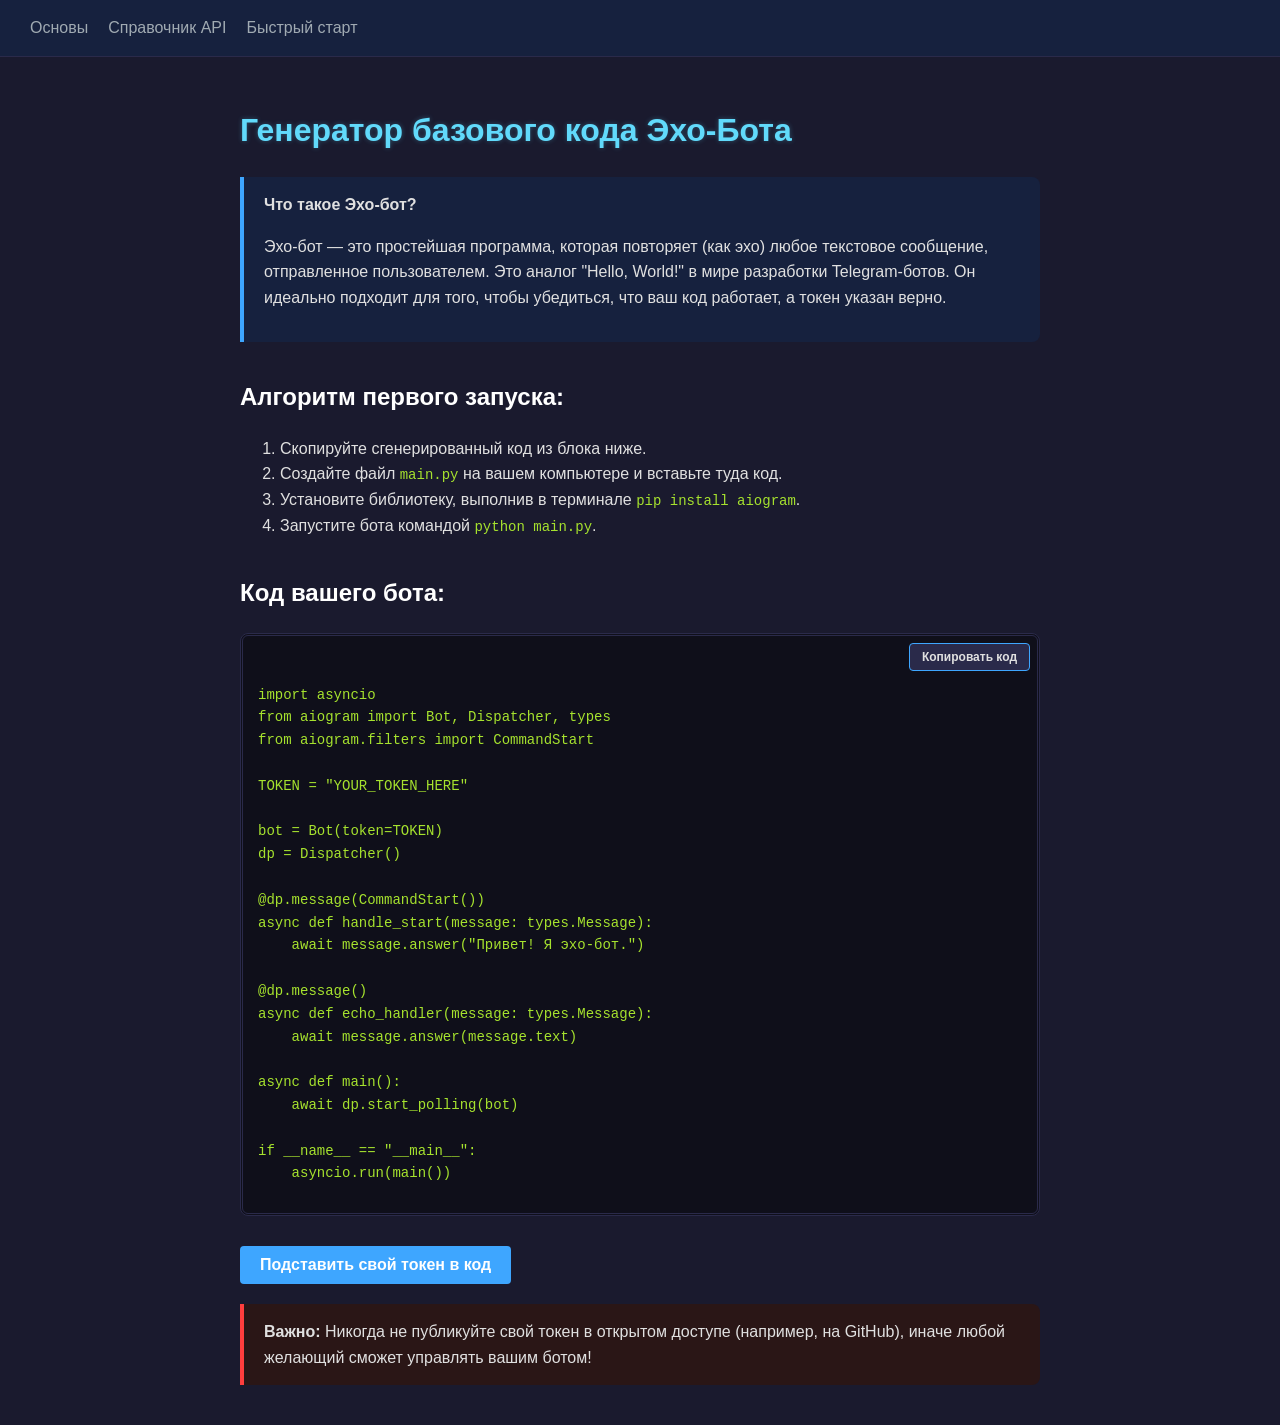
<file: quickstart.html>
<!DOCTYPE html>
<html lang="ru">

<head>
  <meta charset="UTF-8">
  <title>Aiogram: Быстрый старт</title>
  <link rel="stylesheet" href="style.css">
  <script src="script.js" defer></script>

  <style>
    .special-warning {
      background-color: #2a1616;
      border-left: 4px solid #ff3e3e;
      padding: 15px 20px;
      margin: 20px 0;
      border-radius: 0 8px 8px 0;
    }
  </style>
</head>

<body>

  <div class="progress-container">
    <div id="myBar"></div>
  </div>

  <nav>
    <a href="index.html" class="nav-link">Основы</a>
    <a href="reference.html" class="nav-link">Справочник API</a>
    <a href="quickstart.html" class="nav-link">Быстрый старт</a>
  </nav>

  <div class="container">
    <h1 style="color: #61dafb; text-shadow: 0 0 5px rgba(97, 218, 251, 0.3);">Генератор базового кода Эхо-Бота</h1>

    <div class="admonition-info">
      <strong>Что такое Эхо-бот?</strong>
      <p>Эхо-бот — это простейшая программа, которая повторяет (как эхо) любое текстовое сообщение, отправленное
        пользователем. Это аналог "Hello, World!" в мире разработки Telegram-ботов. Он идеально подходит для того, чтобы
        убедиться, что ваш код работает, а токен указан верно.</p>
    </div>

    <h2>Алгоритм первого запуска:</h2>
    <ol style="margin-bottom: 20px;">
      <li>Скопируйте сгенерированный код из блока ниже.</li>
      <li>Создайте файл <code>main.py</code> на вашем компьютере и вставьте туда код.</li>
      <li>Установите библиотеку, выполнив в терминале <code>pip install aiogram</code>.</li>
      <li>Запустите бота командой <code>python main.py</code>.</li>
    </ol>

    <h2>Код вашего бота:</h2>

    <div class="code-block-container">
      <button class="copy-btn" onclick="copyCode()">Копировать код</button>

      <div class="code-block">
        <pre><code id="bot-code">import asyncio
from aiogram import Bot, Dispatcher, types
from aiogram.filters import CommandStart

TOKEN = "YOUR_TOKEN_HERE"

bot = Bot(token=TOKEN)
dp = Dispatcher()

@dp.message(CommandStart())
async def handle_start(message: types.Message):
    await message.answer("Привет! Я эхо-бот.")

@dp.message()
async def echo_handler(message: types.Message):
    await message.answer(message.text)

async def main():
    await dp.start_polling(bot)

if __name__ == "__main__":
    asyncio.run(main())</code></pre>
      </div>
    </div>

    <button id="generate-btn" onclick="insertToken()">Подставить свой токен в код</button>

    <div class="special-warning">
      <strong>Важно:</strong> Никогда не публикуйте свой токен в открытом доступе (например, на GitHub), иначе любой
      желающий сможет управлять вашим ботом!
    </div>

  </div>

  <script>
    window.onscroll = function () { updateProgressBar() };

    function updateProgressBar() {
      var winScroll = document.body.scrollTop || document.documentElement.scrollTop;
      var height = document.documentElement.scrollHeight - document.documentElement.clientHeight;
      var scrolled = (winScroll / height) * 100;
      document.getElementById("myBar").style.width = scrolled + "%";
    }
  </script>

</body>

</html>
</file>
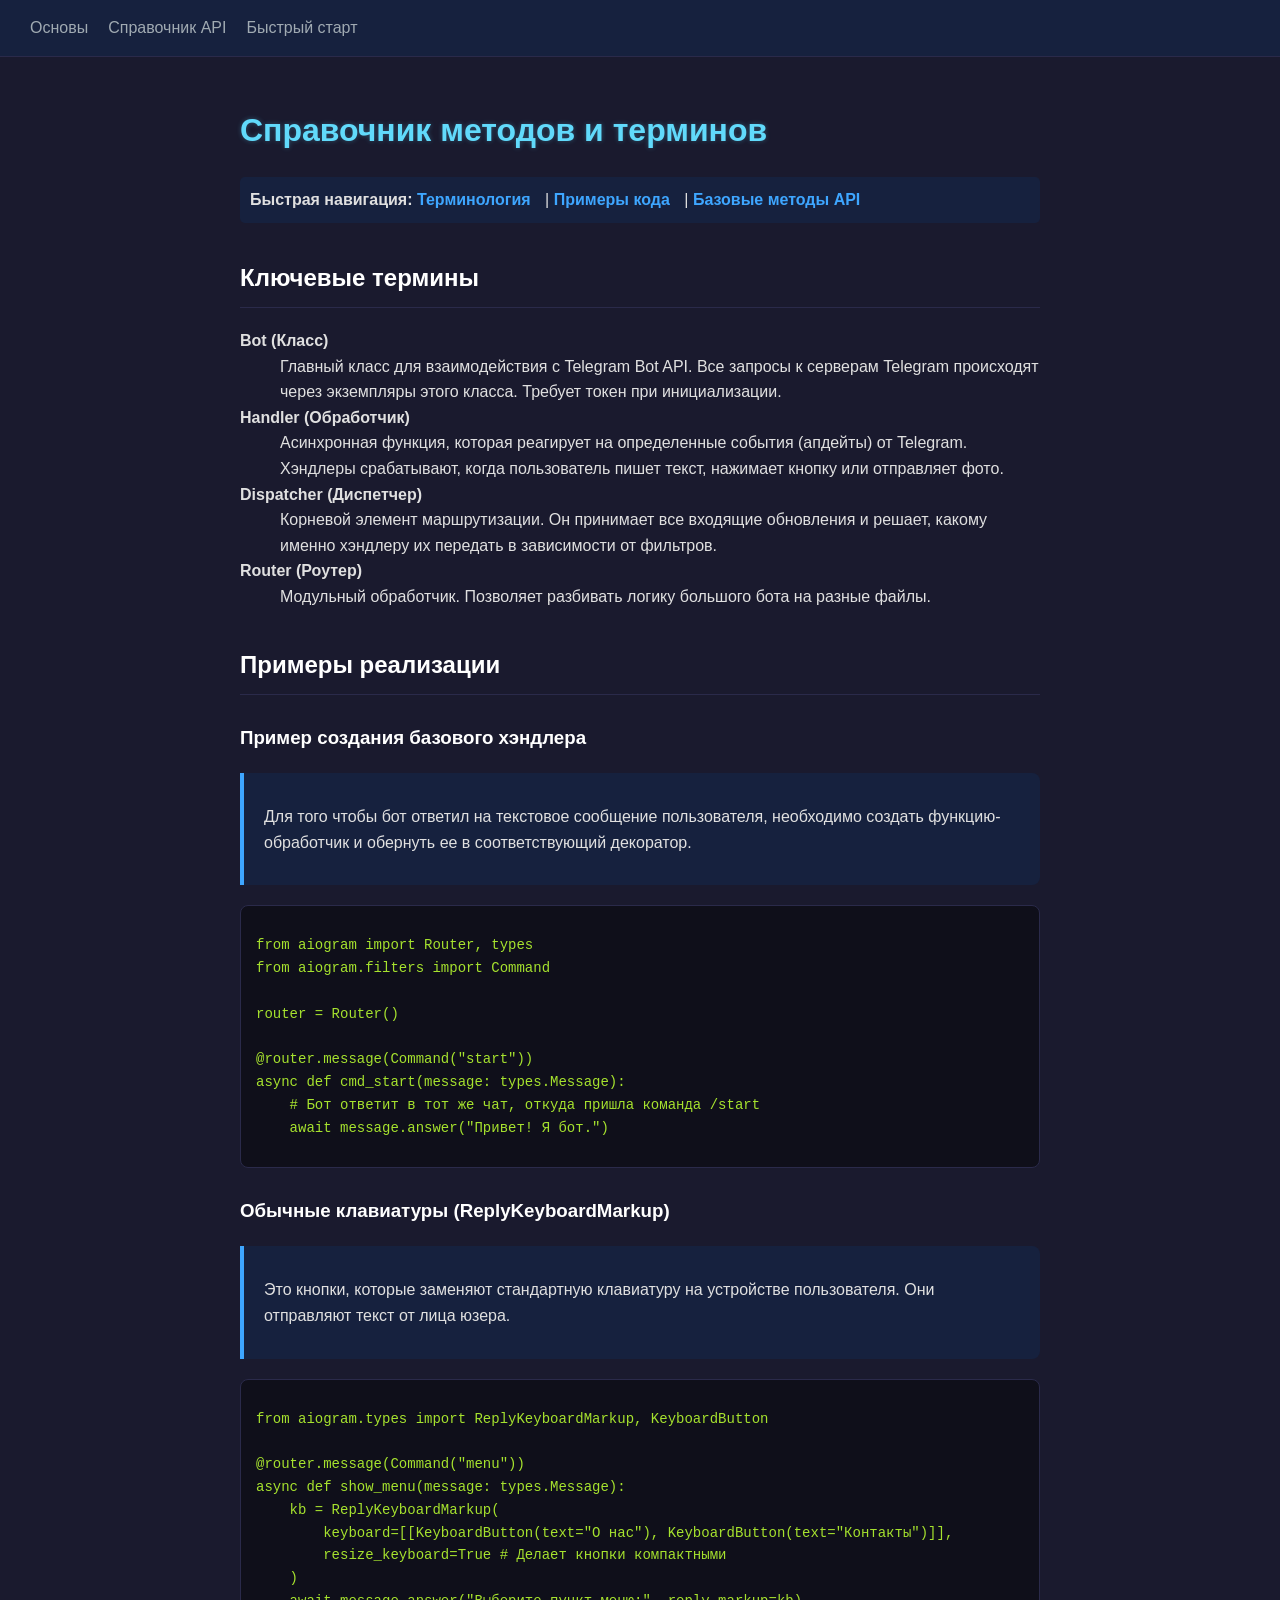
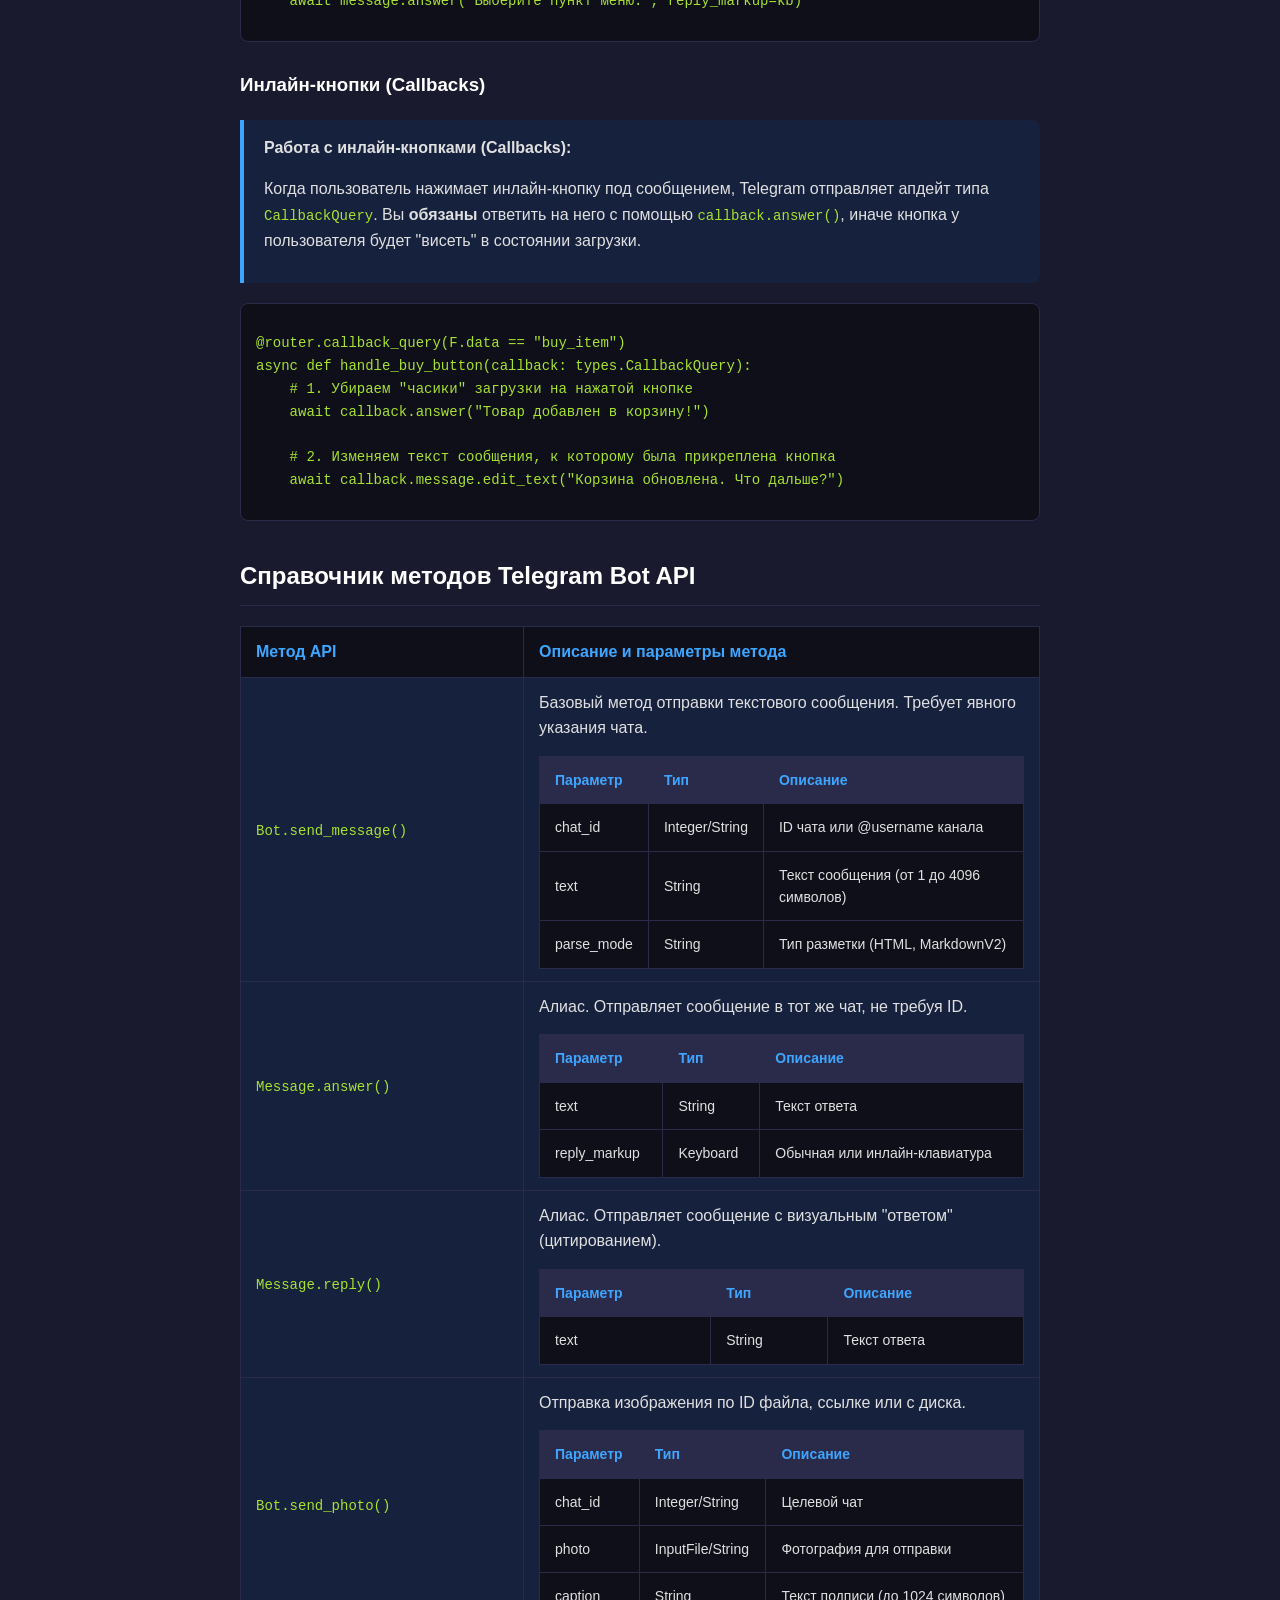
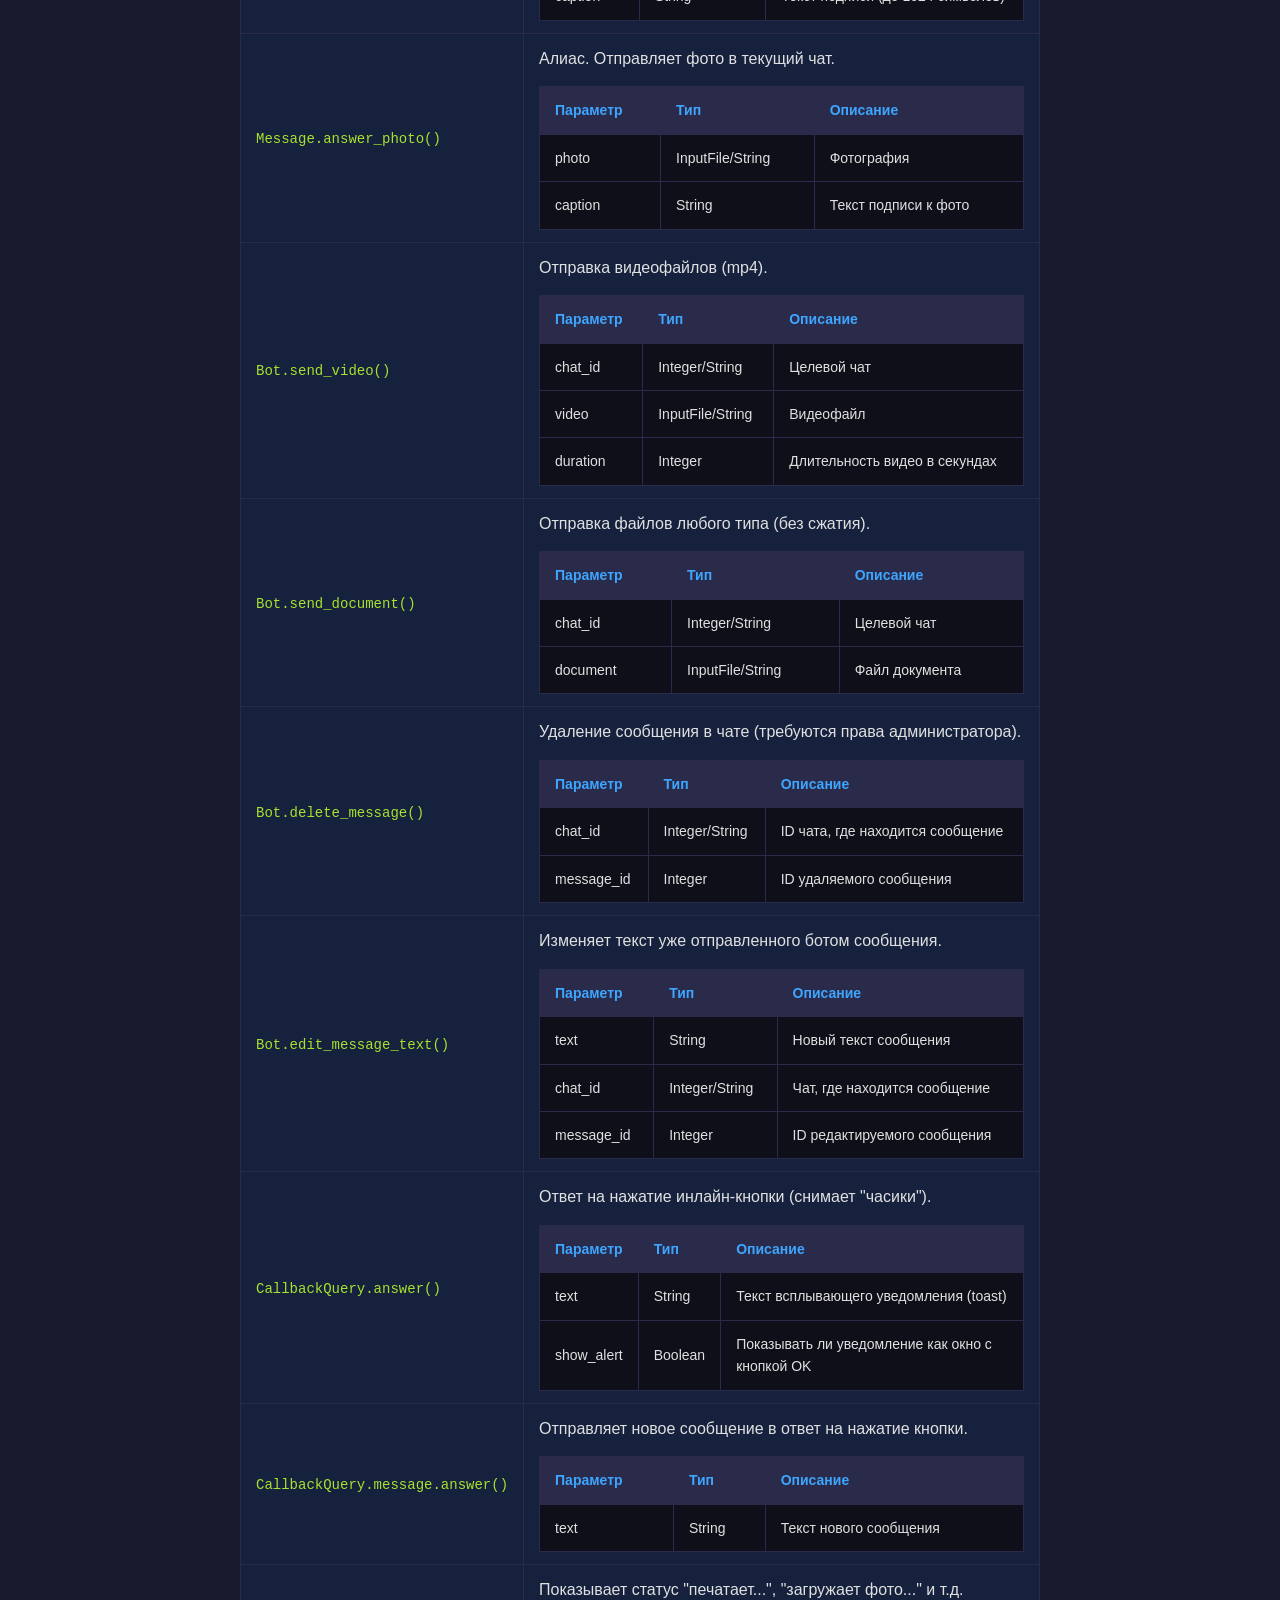
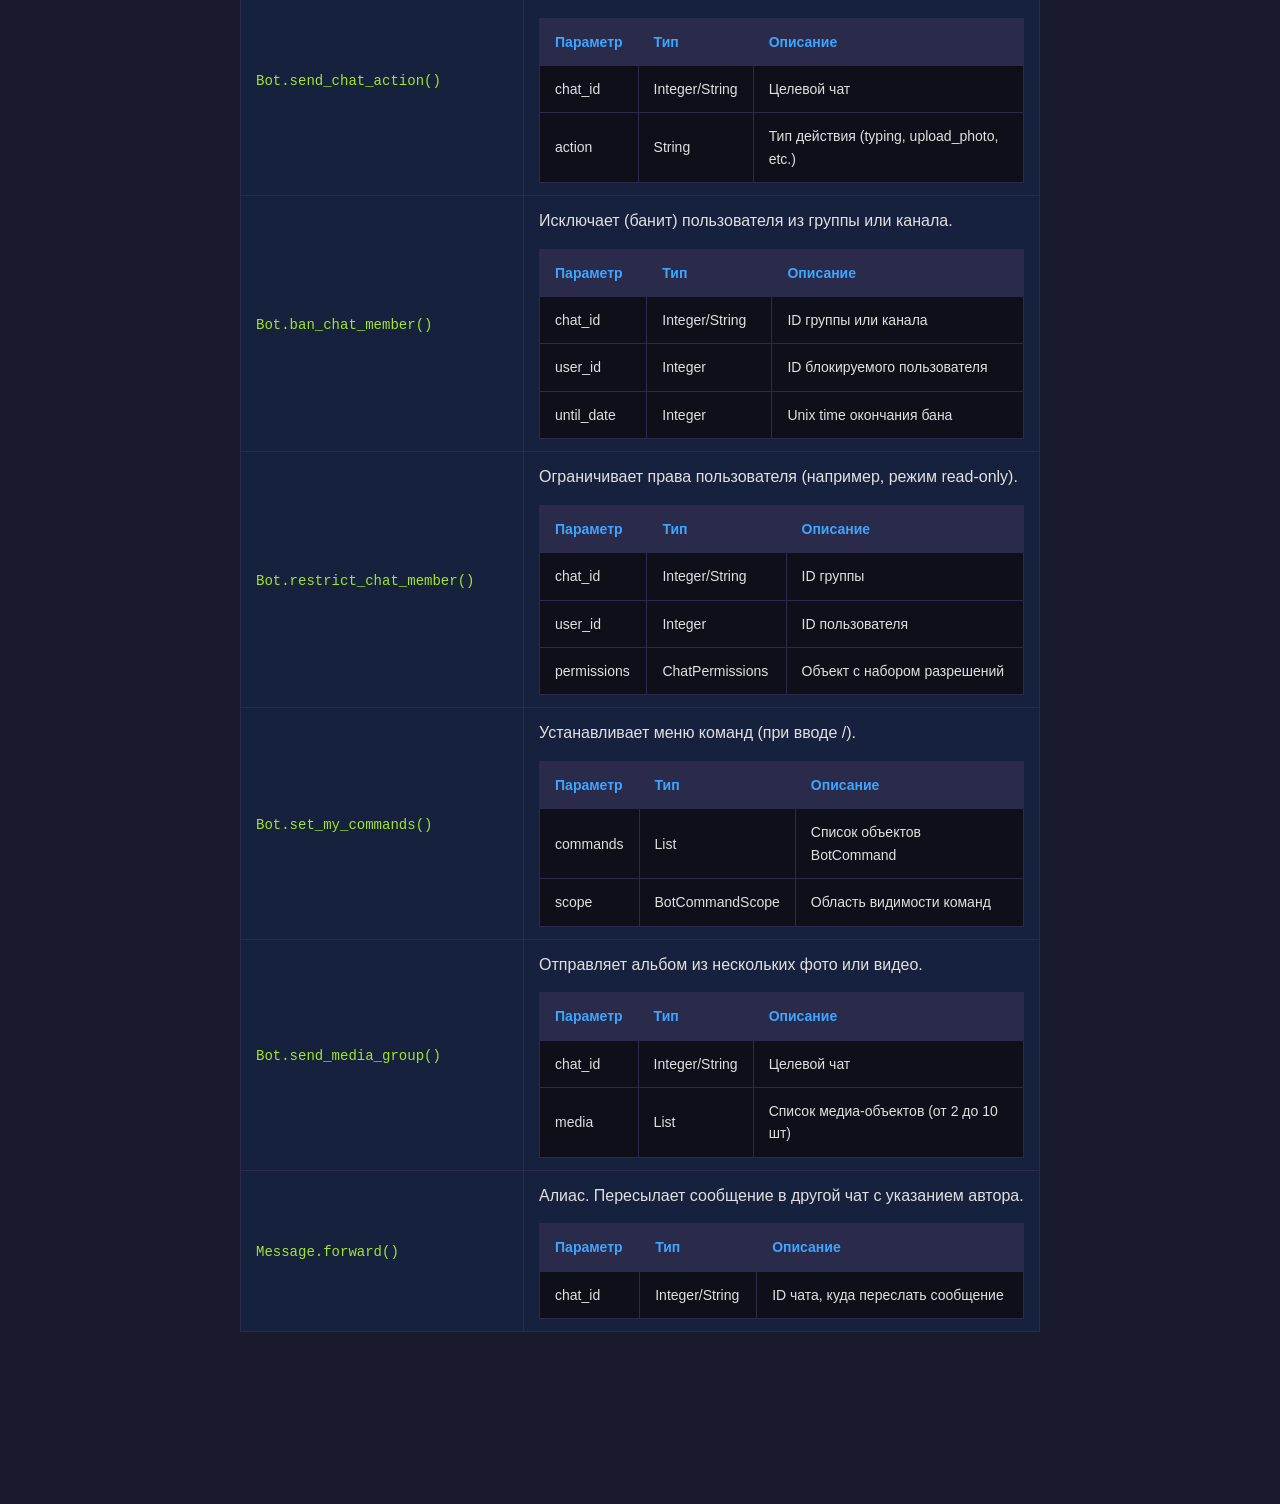
<file: reference.html>
<!DOCTYPE html>
<html lang="ru">

<head>
  <meta charset="UTF-8">
  <title>Aiogram: Справочник API</title>
  <link rel="stylesheet" href="style.css">
</head>

<body>

  <div class="progress-container">
    <div id="myBar"></div>
  </div>

  <nav>
    <a href="index.html" class="nav-link">Основы</a>
    <a href="reference.html" class="nav-link">Справочник API</a>
    <a href="quickstart.html" class="nav-link">Быстрый старт</a>
  </nav>

  <div class="container">
    <h1 style="color: #61dafb; text-shadow: 0 0 5px rgba(97, 218, 251, 0.3);">Справочник методов и терминов</h1>

    <p class="quick-nav-panel">
      <strong>Быстрая навигация:</strong>
      <a href="#terms">Терминология</a> |
      <a href="#examples">Примеры кода</a> |
      <a href="#methods">Базовые методы API</a>
    </p>

    <h2 id="terms" class="section-title">Ключевые термины</h2>
    <dl>
      <dt><strong>Bot (Класс)</strong></dt>
      <dd>Главный класс для взаимодействия с Telegram Bot API. Все запросы к серверам Telegram происходят через
        экземпляры этого класса. Требует токен при инициализации.</dd>

      <dt><strong>Handler (Обработчик)</strong></dt>
      <dd>Асинхронная функция, которая реагирует на определенные события (апдейты) от Telegram. Хэндлеры срабатывают,
        когда пользователь пишет текст, нажимает кнопку или отправляет фото.</dd>

      <dt><strong>Dispatcher (Диспетчер)</strong></dt>
      <dd>Корневой элемент маршрутизации. Он принимает все входящие обновления и решает, какому именно хэндлеру их
        передать в зависимости от фильтров.</dd>

      <dt><strong>Router (Роутер)</strong></dt>
      <dd>Модульный обработчик. Позволяет разбивать логику большого бота на разные файлы.</dd>
    </dl>

    <h2 id="examples" class="section-title">Примеры реализации</h2>
    <div class="text-block">

      <h3>Пример создания базового хэндлера</h3>
      <div class="admonition-info">
        <p>Для того чтобы бот ответил на текстовое сообщение пользователя, необходимо создать функцию-обработчик и
          обернуть ее в соответствующий декоратор.</p>
      </div>
      <div class="code-block">
        <pre><code>from aiogram import Router, types
from aiogram.filters import Command

router = Router()

@router.message(Command("start"))
async def cmd_start(message: types.Message):
    # Бот ответит в тот же чат, откуда пришла команда /start
    await message.answer("Привет! Я бот.")</code></pre>
      </div>

      <h3>Обычные клавиатуры (ReplyKeyboardMarkup)</h3>
      <div class="admonition-info">
        <p>Это кнопки, которые заменяют стандартную клавиатуру на устройстве пользователя. Они отправляют текст от лица
          юзера.</p>
      </div>
      <div class="code-block">
        <pre><code>from aiogram.types import ReplyKeyboardMarkup, KeyboardButton

@router.message(Command("menu"))
async def show_menu(message: types.Message):
    kb = ReplyKeyboardMarkup(
        keyboard=[[KeyboardButton(text="О нас"), KeyboardButton(text="Контакты")]],
        resize_keyboard=True # Делает кнопки компактными
    )
    await message.answer("Выберите пункт меню:", reply_markup=kb)</code></pre>
      </div>

      <h3>Инлайн-кнопки (Callbacks)</h3>
      <div class="admonition-info">
        <strong>Работа с инлайн-кнопками (Callbacks):</strong>
        <p>Когда пользователь нажимает инлайн-кнопку под сообщением, Telegram отправляет апдейт типа
          <code>CallbackQuery</code>. Вы <strong>обязаны</strong> ответить на него с помощью
          <code>callback.answer()</code>, иначе кнопка у пользователя будет "висеть" в состоянии загрузки.
        </p>
      </div>
      <div class="code-block">
        <pre><code>@router.callback_query(F.data == "buy_item")
async def handle_buy_button(callback: types.CallbackQuery):
    # 1. Убираем "часики" загрузки на нажатой кнопке
    await callback.answer("Товар добавлен в корзину!")
    
    # 2. Изменяем текст сообщения, к которому была прикреплена кнопка
    await callback.message.edit_text("Корзина обновлена. Что дальше?")</code></pre>
      </div>
    </div>

    <h2 id="methods" class="section-title">Справочник методов Telegram Bot API
    </h2>
    <table>
      <tr>
        <th>Метод API</th>
        <th>Описание и параметры метода</th>
      </tr>
      <tr>
        <td><code>Bot.send_message()</code></td>
        <td>
          Базовый метод отправки текстового сообщения. Требует явного указания чата.
          <table class="nested-table">
            <tr>
              <th>Параметр</th>
              <th>Тип</th>
              <th>Описание</th>
            </tr>
            <tr>
              <td>chat_id</td>
              <td>Integer/String</td>
              <td>ID чата или @username канала</td>
            </tr>
            <tr>
              <td>text</td>
              <td>String</td>
              <td>Текст сообщения (от 1 до 4096 символов)</td>
            </tr>
            <tr>
              <td>parse_mode</td>
              <td>String</td>
              <td>Тип разметки (HTML, MarkdownV2)</td>
            </tr>
          </table>
        </td>
      </tr>
      <tr>
        <td><code>Message.answer()</code></td>
        <td>
          Алиас. Отправляет сообщение в тот же чат, не требуя ID.
          <table class="nested-table">
            <tr>
              <th>Параметр</th>
              <th>Тип</th>
              <th>Описание</th>
            </tr>
            <tr>
              <td>text</td>
              <td>String</td>
              <td>Текст ответа</td>
            </tr>
            <tr>
              <td>reply_markup</td>
              <td>Keyboard</td>
              <td>Обычная или инлайн-клавиатура</td>
            </tr>
          </table>
        </td>
      </tr>
      <tr>
        <td><code>Message.reply()</code></td>
        <td>
          Алиас. Отправляет сообщение с визуальным "ответом" (цитированием).
          <table class="nested-table">
            <tr>
              <th>Параметр</th>
              <th>Тип</th>
              <th>Описание</th>
            </tr>
            <tr>
              <td>text</td>
              <td>String</td>
              <td>Текст ответа</td>
            </tr>
          </table>
        </td>
      </tr>
      <tr>
        <td><code>Bot.send_photo()</code></td>
        <td>
          Отправка изображения по ID файла, ссылке или с диска.
          <table class="nested-table">
            <tr>
              <th>Параметр</th>
              <th>Тип</th>
              <th>Описание</th>
            </tr>
            <tr>
              <td>chat_id</td>
              <td>Integer/String</td>
              <td>Целевой чат</td>
            </tr>
            <tr>
              <td>photo</td>
              <td>InputFile/String</td>
              <td>Фотография для отправки</td>
            </tr>
            <tr>
              <td>caption</td>
              <td>String</td>
              <td>Текст подписи (до 1024 символов)</td>
            </tr>
          </table>
        </td>
      </tr>
      <tr>
        <td><code>Message.answer_photo()</code></td>
        <td>
          Алиас. Отправляет фото в текущий чат.
          <table class="nested-table">
            <tr>
              <th>Параметр</th>
              <th>Тип</th>
              <th>Описание</th>
            </tr>
            <tr>
              <td>photo</td>
              <td>InputFile/String</td>
              <td>Фотография</td>
            </tr>
            <tr>
              <td>caption</td>
              <td>String</td>
              <td>Текст подписи к фото</td>
            </tr>
          </table>
        </td>
      </tr>
      <tr>
        <td><code>Bot.send_video()</code></td>
        <td>
          Отправка видеофайлов (mp4).
          <table class="nested-table">
            <tr>
              <th>Параметр</th>
              <th>Тип</th>
              <th>Описание</th>
            </tr>
            <tr>
              <td>chat_id</td>
              <td>Integer/String</td>
              <td>Целевой чат</td>
            </tr>
            <tr>
              <td>video</td>
              <td>InputFile/String</td>
              <td>Видеофайл</td>
            </tr>
            <tr>
              <td>duration</td>
              <td>Integer</td>
              <td>Длительность видео в секундах</td>
            </tr>
          </table>
        </td>
      </tr>
      <tr>
        <td><code>Bot.send_document()</code></td>
        <td>
          Отправка файлов любого типа (без сжатия).
          <table class="nested-table">
            <tr>
              <th>Параметр</th>
              <th>Тип</th>
              <th>Описание</th>
            </tr>
            <tr>
              <td>chat_id</td>
              <td>Integer/String</td>
              <td>Целевой чат</td>
            </tr>
            <tr>
              <td>document</td>
              <td>InputFile/String</td>
              <td>Файл документа</td>
            </tr>
          </table>
        </td>
      </tr>
      <tr>
        <td><code>Bot.delete_message()</code></td>
        <td>
          Удаление сообщения в чате (требуются права администратора).
          <table class="nested-table">
            <tr>
              <th>Параметр</th>
              <th>Тип</th>
              <th>Описание</th>
            </tr>
            <tr>
              <td>chat_id</td>
              <td>Integer/String</td>
              <td>ID чата, где находится сообщение</td>
            </tr>
            <tr>
              <td>message_id</td>
              <td>Integer</td>
              <td>ID удаляемого сообщения</td>
            </tr>
          </table>
        </td>
      </tr>
      <tr>
        <td><code>Bot.edit_message_text()</code></td>
        <td>
          Изменяет текст уже отправленного ботом сообщения.
          <table class="nested-table">
            <tr>
              <th>Параметр</th>
              <th>Тип</th>
              <th>Описание</th>
            </tr>
            <tr>
              <td>text</td>
              <td>String</td>
              <td>Новый текст сообщения</td>
            </tr>
            <tr>
              <td>chat_id</td>
              <td>Integer/String</td>
              <td>Чат, где находится сообщение</td>
            </tr>
            <tr>
              <td>message_id</td>
              <td>Integer</td>
              <td>ID редактируемого сообщения</td>
            </tr>
          </table>
        </td>
      </tr>
      <tr>
        <td><code>CallbackQuery.answer()</code></td>
        <td>
          Ответ на нажатие инлайн-кнопки (снимает "часики").
          <table class="nested-table">
            <tr>
              <th>Параметр</th>
              <th>Тип</th>
              <th>Описание</th>
            </tr>
            <tr>
              <td>text</td>
              <td>String</td>
              <td>Текст всплывающего уведомления (toast)</td>
            </tr>
            <tr>
              <td>show_alert</td>
              <td>Boolean</td>
              <td>Показывать ли уведомление как окно с кнопкой OK</td>
            </tr>
          </table>
        </td>
      </tr>
      <tr>
        <td><code>CallbackQuery.message.answer()</code></td>
        <td>
          Отправляет новое сообщение в ответ на нажатие кнопки.
          <table class="nested-table">
            <tr>
              <th>Параметр</th>
              <th>Тип</th>
              <th>Описание</th>
            </tr>
            <tr>
              <td>text</td>
              <td>String</td>
              <td>Текст нового сообщения</td>
            </tr>
          </table>
        </td>
      </tr>
      <tr>
        <td><code>Bot.send_chat_action()</code></td>
        <td>
          Показывает статус "печатает...", "загружает фото..." и т.д.
          <table class="nested-table">
            <tr>
              <th>Параметр</th>
              <th>Тип</th>
              <th>Описание</th>
            </tr>
            <tr>
              <td>chat_id</td>
              <td>Integer/String</td>
              <td>Целевой чат</td>
            </tr>
            <tr>
              <td>action</td>
              <td>String</td>
              <td>Тип действия (typing, upload_photo, etc.)</td>
            </tr>
          </table>
        </td>
      </tr>
      <tr>
        <td><code>Bot.ban_chat_member()</code></td>
        <td>
          Исключает (банит) пользователя из группы или канала.
          <table class="nested-table">
            <tr>
              <th>Параметр</th>
              <th>Тип</th>
              <th>Описание</th>
            </tr>
            <tr>
              <td>chat_id</td>
              <td>Integer/String</td>
              <td>ID группы или канала</td>
            </tr>
            <tr>
              <td>user_id</td>
              <td>Integer</td>
              <td>ID блокируемого пользователя</td>
            </tr>
            <tr>
              <td>until_date</td>
              <td>Integer</td>
              <td>Unix time окончания бана</td>
            </tr>
          </table>
        </td>
      </tr>
      <tr>
        <td><code>Bot.restrict_chat_member()</code></td>
        <td>
          Ограничивает права пользователя (например, режим read-only).
          <table class="nested-table">
            <tr>
              <th>Параметр</th>
              <th>Тип</th>
              <th>Описание</th>
            </tr>
            <tr>
              <td>chat_id</td>
              <td>Integer/String</td>
              <td>ID группы</td>
            </tr>
            <tr>
              <td>user_id</td>
              <td>Integer</td>
              <td>ID пользователя</td>
            </tr>
            <tr>
              <td>permissions</td>
              <td>ChatPermissions</td>
              <td>Объект с набором разрешений</td>
            </tr>
          </table>
        </td>
      </tr>
      <tr>
        <td><code>Bot.set_my_commands()</code></td>
        <td>
          Устанавливает меню команд (при вводе /).
          <table class="nested-table">
            <tr>
              <th>Параметр</th>
              <th>Тип</th>
              <th>Описание</th>
            </tr>
            <tr>
              <td>commands</td>
              <td>List</td>
              <td>Список объектов BotCommand</td>
            </tr>
            <tr>
              <td>scope</td>
              <td>BotCommandScope</td>
              <td>Область видимости команд</td>
            </tr>
          </table>
        </td>
      </tr>
      <tr>
        <td><code>Bot.send_media_group()</code></td>
        <td>
          Отправляет альбом из нескольких фото или видео.
          <table class="nested-table">
            <tr>
              <th>Параметр</th>
              <th>Тип</th>
              <th>Описание</th>
            </tr>
            <tr>
              <td>chat_id</td>
              <td>Integer/String</td>
              <td>Целевой чат</td>
            </tr>
            <tr>
              <td>media</td>
              <td>List</td>
              <td>Список медиа-объектов (от 2 до 10 шт)</td>
            </tr>
          </table>
        </td>
      </tr>
      <tr>
        <td><code>Message.forward()</code></td>
        <td>
          Алиас. Пересылает сообщение в другой чат с указанием автора.
          <table class="nested-table">
            <tr>
              <th>Параметр</th>
              <th>Тип</th>
              <th>Описание</th>
            </tr>
            <tr>
              <td>chat_id</td>
              <td>Integer/String</td>
              <td>ID чата, куда переслать сообщение</td>
            </tr>
          </table>
        </td>
      </tr>
    </table>

    <p class="bottom-spacer"><br><br><br></p>
  </div>

  <script>
    window.onscroll = function () { updateProgressBar() };

    function updateProgressBar() {
      var winScroll = document.body.scrollTop || document.documentElement.scrollTop;
      var height = document.documentElement.scrollHeight - document.documentElement.clientHeight;
      var scrolled = (winScroll / height) * 100;
      document.getElementById("myBar").style.width = scrolled + "%";
    }
  </script>

</body>

</html>
</file>
<file: style.css>
body {
  font-family: -apple-system, BlinkMacSystemFont, "Segoe UI", Roboto, Helvetica, Arial, sans-serif;
  background-color: #1a1a2e;
  color: #e0e0e0;
  margin: 0;
  padding: 0;
  line-height: 1.6;
}

h1,
h2,
h3 {
  color: #ffffff;
  font-weight: 600;
  margin-top: 1.5em;
}

.section-title {
  border-bottom: 1px solid #2a2a4a;
  padding-bottom: 10px;
}


nav {
  background-color: #16213e;
  padding: 15px 30px;
  position: sticky;
  top: 0;
  z-index: 100;
  border-bottom: 1px solid #2a2a4a;
  display: flex;
  gap: 20px;
}

.nav-link {
  color: #a0aab2;
  text-decoration: none;
  font-size: 16px;
  font-weight: 500;
  transition: color 0.2s ease-in-out;
}

.nav-link:hover {
  color: #3ea6ff;
}


.container {
  max-width: 800px;
  margin: 40px auto;
  padding: 0 20px;
}


.text-block {
  margin-bottom: 20px;
  text-align: left;
}

.text-block p {
  margin-bottom: 15px;
  line-height: 1.6;
}

.text-center {
  text-align: center;
}

.bottom-spacer {
  margin-top: 30px;
}

.quick-nav-panel {
  background-color: #16213e;
  padding: 10px;
  border-radius: 5px;
}

.quick-nav-panel a {
  color: #3ea6ff;
  text-decoration: none;
  font-weight: bold;
}

.quick-nav-panel a:not(:last-child) {
  margin-right: 10px;
}

.highlight-box {
  border-left: 4px solid #3ea6ff;
  background-color: #16213e;
  padding: 15px;
  margin: 20px 0;
  border-radius: 0 8px 8px 0;
}

.admonition-info {
  background-color: #16213e;
  border-left: 4px solid #3ea6ff;
  padding: 15px 20px;
  margin: 20px 0;
  border-radius: 0 8px 8px 0;
}

.code-block-container {
  position: relative;
  margin: 15px 0;
}

.code-block {
  background-color: #0f0f1a;
  padding: 15px;
  border-radius: 8px;
  border: 1px solid #2a2a4a;
  margin: 15px 0;
  overflow-x: auto;
}

.code-block-container .code-block {
  padding-top: 35px;
  border: 3px double #2a2a4a;
  margin: 0;
}

code {
  font-family: "Fira Code", Consolas, monospace;
  color: #a6e22e;
  font-size: 14px;
}

.copy-btn {
  position: absolute;
  top: 10px;
  right: 10px;
  background-color: #2a2a4a;
  color: #e0e0e0;
  border: 1px solid #3ea6ff;
  padding: 6px 12px;
  border-radius: 4px;
  cursor: pointer;
  font-size: 12px;
  font-weight: bold;
  transition: all 0.2s ease-in-out;
}

.copy-btn:hover {
  background-color: #3ea6ff;
  color: #0f0f1a;
}

table {
  width: 100%;
  border-collapse: collapse;
  margin-top: 20px;
  background-color: #16213e;
}

table,
th,
td {
  border: 1px solid #2a2a4a;
}

th,
td {
  padding: 12px 15px;
  text-align: left;
}

th {
  background-color: #0f0f1a;
  color: #3ea6ff;
}

.nested-table {
  margin-top: 15px;
  font-size: 14px;
  background-color: #0f0f1a;
  width: 100%;
}

.nested-table th {
  background-color: #2a2a4a;
}

#generate-btn {
  background-color: #3ea6ff;
  color: #ffffff;
  border: none;
  padding: 10px 20px;
  font-size: 16px;
  cursor: pointer;
  border-radius: 4px;
  margin-top: 15px;
  font-weight: bold;
  transition: background-color 0.2s;
}

#generate-btn:hover {
  background-color: #2b8ce0;
}

.progress-container {
  width: 100%;
  height: 4px;
  background: transparent;
  position: fixed;
  top: 0;
  z-index: 1000;
}

#myBar {
  height: 4px;
  background: #3ea6ff;
  width: 0%;
}
</file>
